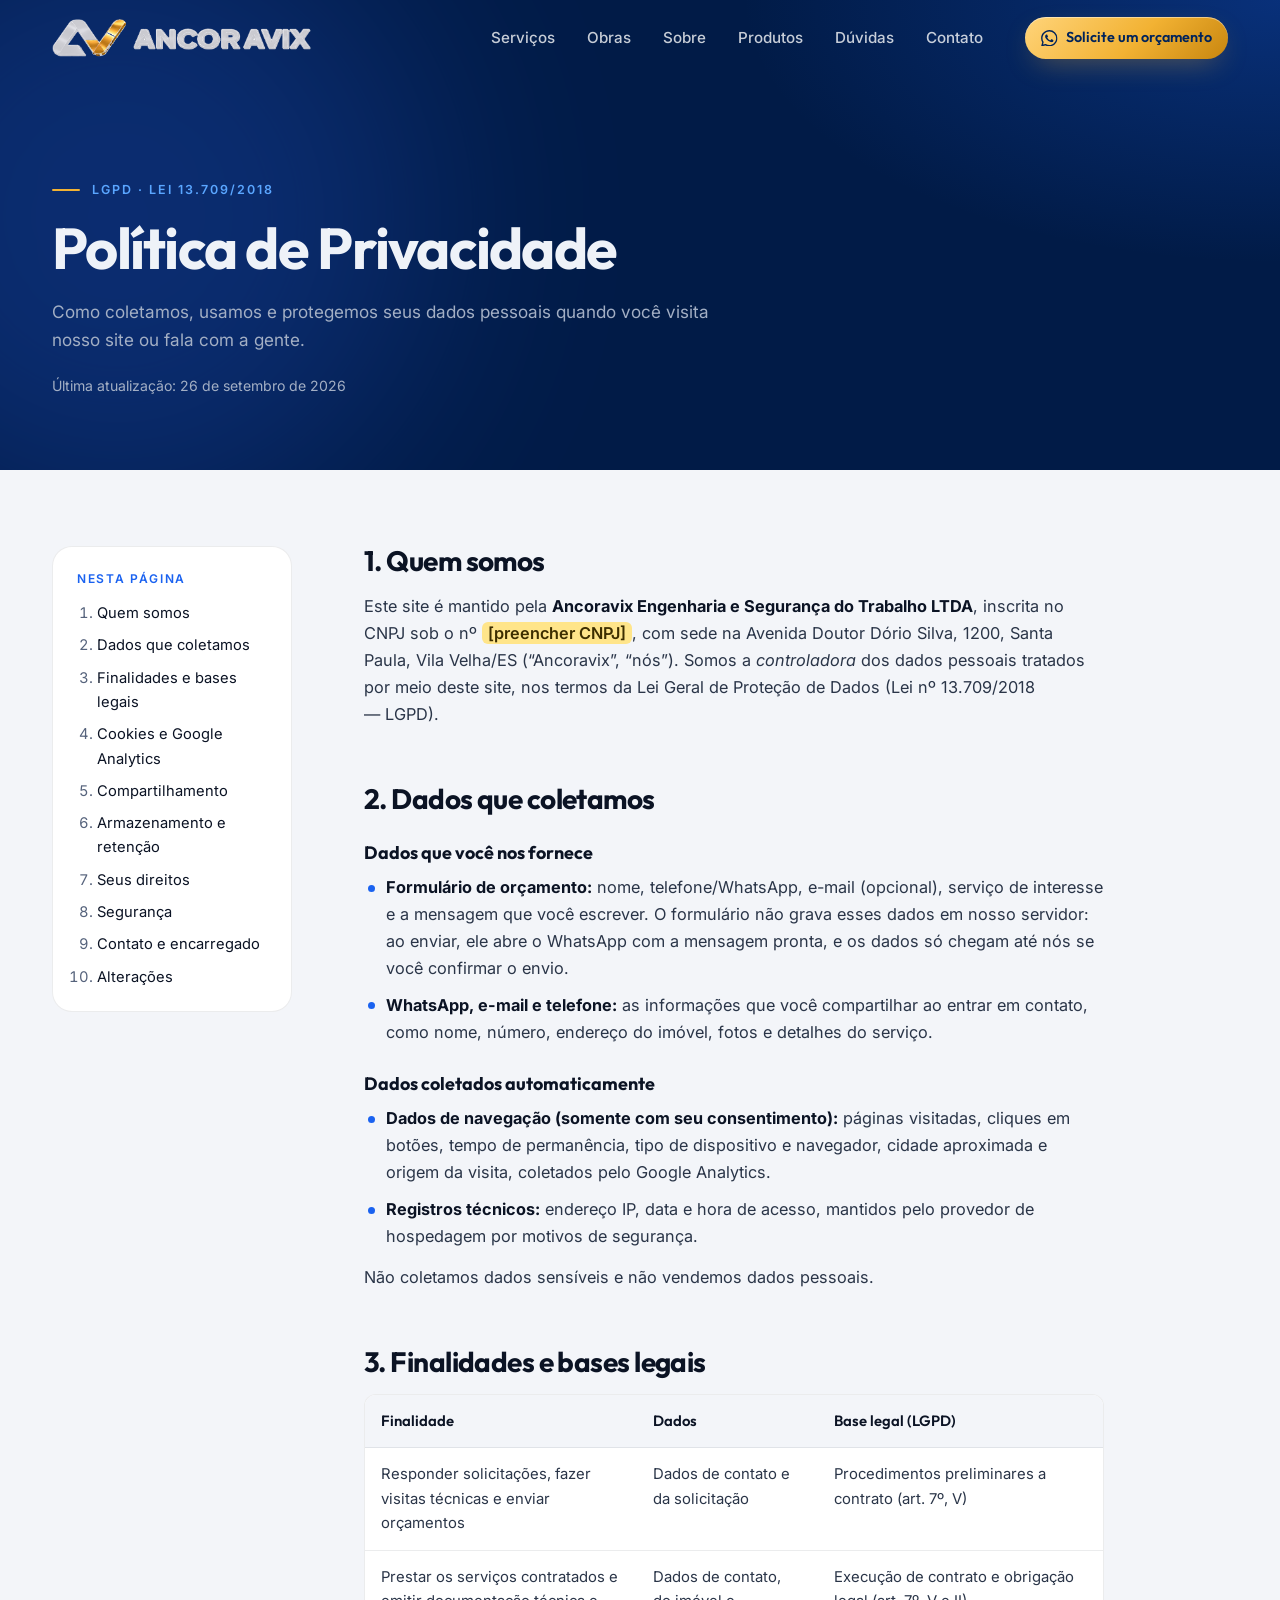
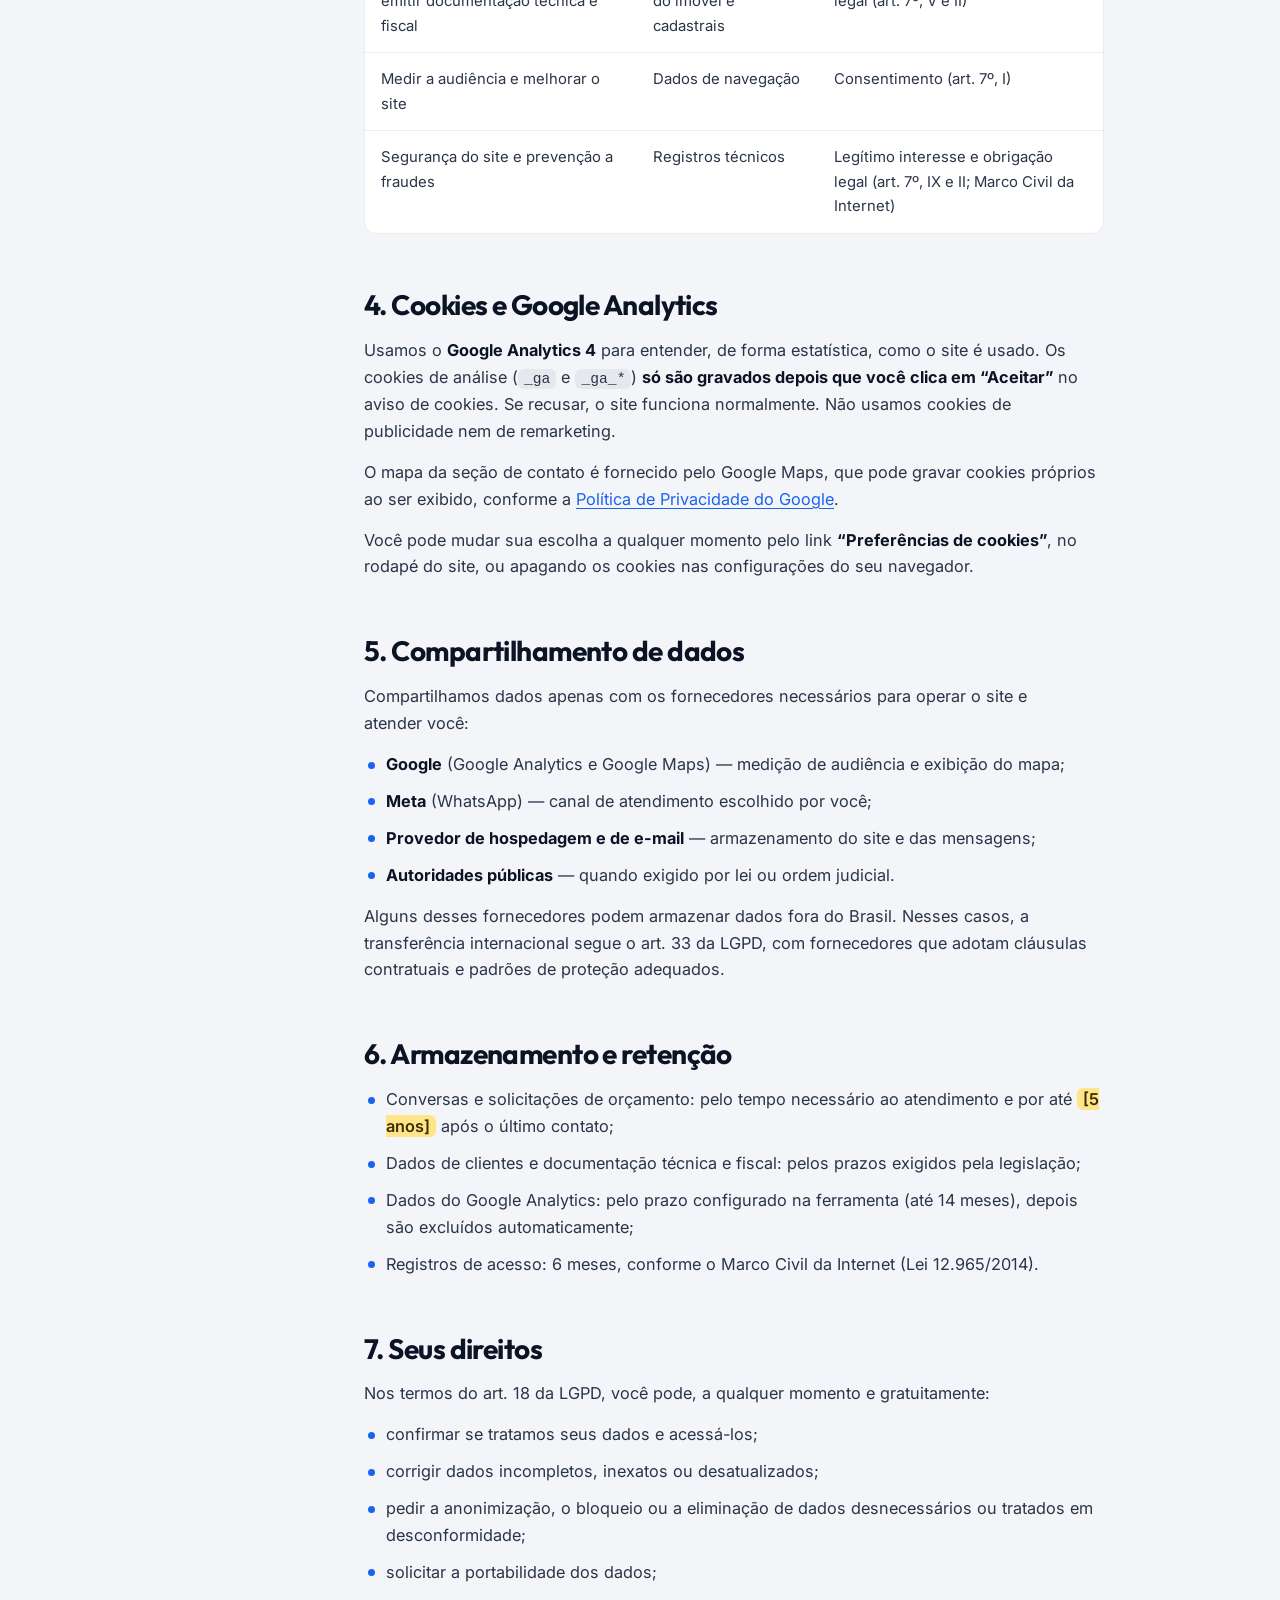
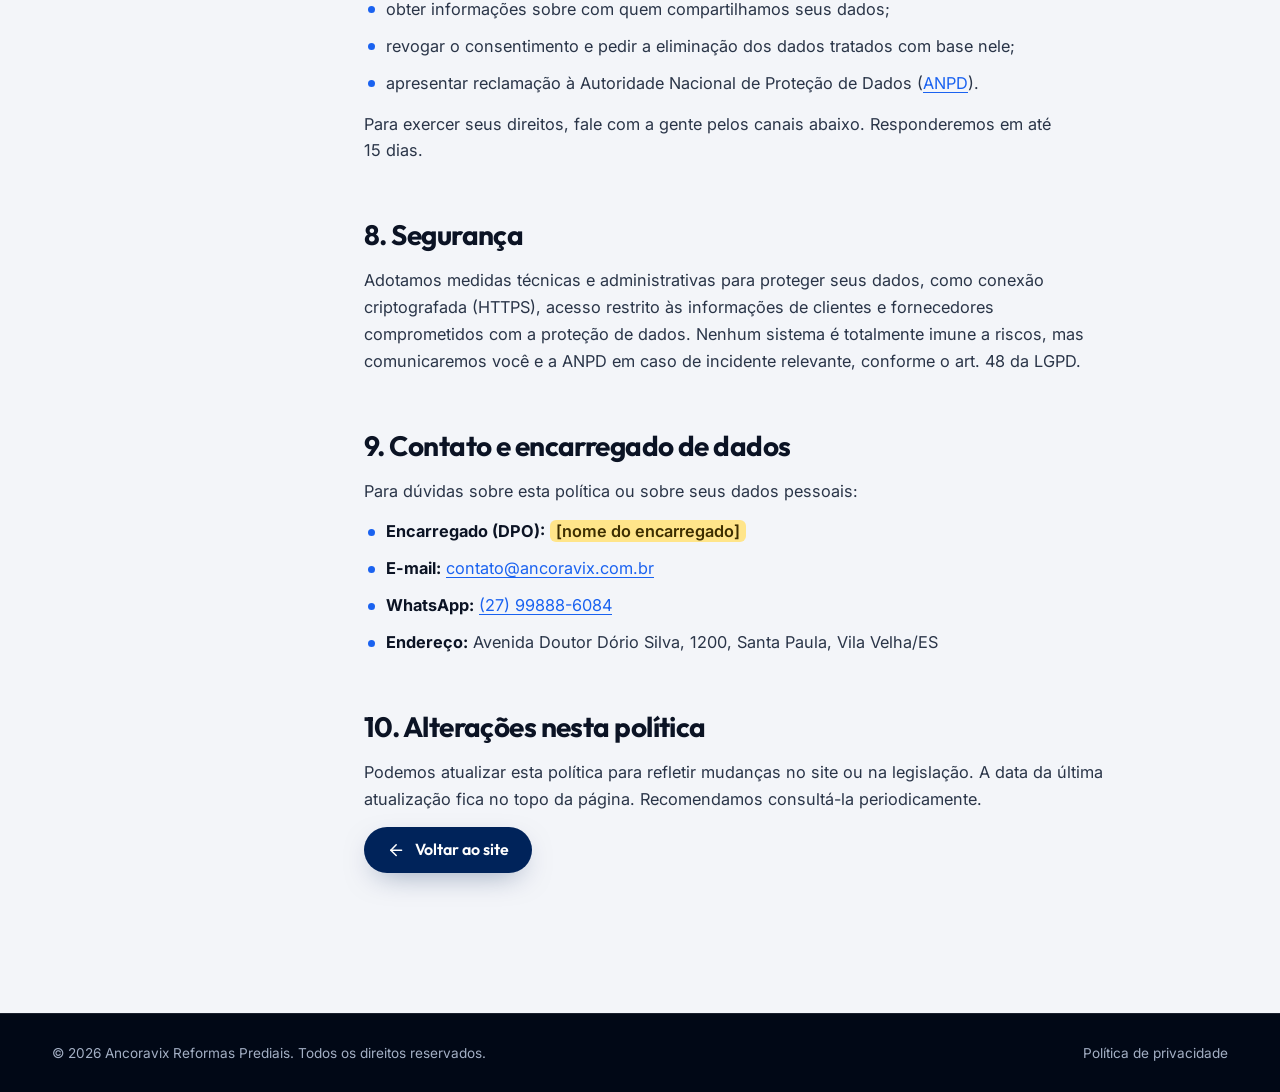
<file: politica-de-privacidade.html>
<!doctype html>
<html lang="pt-BR">
<head>
  <meta charset="utf-8">
  <meta name="viewport" content="width=device-width, initial-scale=1, viewport-fit=cover">
  <title>Política de Privacidade | Ancoravix</title>
  <meta name="description" content="Como a Ancoravix Engenharia e Segurança do Trabalho coleta, usa e protege seus dados pessoais, em conformidade com a LGPD (Lei 13.709/2018).">
  <meta name="robots" content="index, follow">
  <link rel="canonical" href="https://ancoravix.com.br/politica-de-privacidade.html">
  <meta name="theme-color" content="#00235A">

  <meta property="og:type" content="website">
  <meta property="og:locale" content="pt_BR">
  <meta property="og:site_name" content="Ancoravix">
  <meta property="og:title" content="Política de Privacidade | Ancoravix">
  <meta property="og:description" content="Como a Ancoravix coleta, usa e protege seus dados pessoais, em conformidade com a LGPD.">
  <!-- Imagem de preview servida pelo GitHub durante a validação na Vercel.
       No lançamento em ancoravix.com.br, troque og:image e twitter:image por https://ancoravix.com.br/assets/img/og-cover.jpg -->
  <meta property="og:image" content="https://raw.githubusercontent.com/luisguiborborema/ancoravix/main/assets/img/og-cover.jpg">

  <link rel="icon" href="assets/img/favicon.png" type="image/png">
  <link rel="apple-touch-icon" href="assets/img/apple-touch-icon.png">

  <link rel="preconnect" href="https://fonts.googleapis.com">
  <link rel="preconnect" href="https://fonts.gstatic.com" crossorigin>
  <link href="https://fonts.googleapis.com/css2?family=Inter:wght@400;500;600&family=Outfit:wght@400;500;600;700;800&display=swap" rel="stylesheet">
  <link rel="stylesheet" href="css/style.css">
  <script>document.documentElement.classList.add('js')</script>
  <script src="js/analytics.js" defer></script>
</head>
<body class="page-legal">
  <svg width="0" height="0" style="position:absolute" aria-hidden="true">
    <defs>
      <symbol id="i-arrow-right" viewBox="0 0 24 24"><path d="M5 12h14"/><path d="m12 5 7 7-7 7"/></symbol>
      <symbol id="i-menu" viewBox="0 0 24 24"><path d="M4 7h16"/><path d="M4 12h16"/><path d="M4 17h10"/></symbol>
      <symbol id="i-x" viewBox="0 0 24 24"><path d="M18 6 6 18"/><path d="m6 6 12 12"/></symbol>
      <symbol id="i-instagram" viewBox="0 0 24 24"><rect width="20" height="20" x="2" y="2" rx="5" ry="5"/><path d="M16 11.37A4 4 0 1 1 12.63 8 4 4 0 0 1 16 11.37z"/><path d="M17.5 6.5h.01"/></symbol>
      <symbol id="i-facebook" viewBox="0 0 24 24"><path d="M18 2h-3a5 5 0 0 0-5 5v3H7v4h3v8h4v-8h3l1-4h-4V7a1 1 0 0 1 1-1h3z"/></symbol>
      <symbol id="i-whatsapp" viewBox="0 0 24 24"><path fill="currentColor" stroke="none" d="M17.472 14.382c-.297-.149-1.758-.867-2.03-.967-.273-.099-.471-.148-.67.15-.197.297-.767.966-.94 1.164-.173.199-.347.223-.644.075-.297-.15-1.255-.463-2.39-1.475-.883-.788-1.48-1.761-1.653-2.059-.173-.297-.018-.458.13-.606.134-.133.298-.347.446-.52.149-.174.198-.298.298-.497.099-.198.05-.371-.025-.52-.075-.149-.669-1.612-.916-2.207-.242-.579-.487-.5-.669-.51-.173-.008-.371-.01-.57-.01-.198 0-.52.074-.792.372-.272.297-1.04 1.016-1.04 2.479 0 1.462 1.065 2.875 1.213 3.074.149.198 2.096 3.2 5.077 4.487.709.306 1.262.489 1.694.625.712.227 1.36.195 1.871.118.571-.085 1.758-.719 2.006-1.413.248-.694.248-1.289.173-1.413-.074-.124-.272-.198-.57-.347m-5.421 7.403h-.004a9.87 9.87 0 0 1-5.031-1.378l-.361-.214-3.741.982.998-3.648-.235-.374a9.86 9.86 0 0 1-1.51-5.26c.001-5.45 4.436-9.884 9.888-9.884 2.64 0 5.122 1.03 6.988 2.898a9.825 9.825 0 0 1 2.893 6.994c-.003 5.45-4.437 9.884-9.885 9.884m8.413-18.297A11.815 11.815 0 0 0 12.05 0C5.495 0 .16 5.335.157 11.892c0 2.096.547 4.142 1.588 5.945L.057 24l6.305-1.654a11.882 11.882 0 0 0 5.683 1.448h.005c6.554 0 11.89-5.335 11.893-11.893a11.821 11.821 0 0 0-3.48-8.413Z"/></symbol>
    </defs>
  </svg>

  <a class="skip-link" href="#conteudo">Pular para o conteúdo</a>
  <div class="scroll-progress" aria-hidden="true"></div>

  <header class="site-header" data-header>
    <div class="container header-inner">
      <a href="./" class="brand" aria-label="Ancoravix — página inicial">
        <img src="assets/img/logo-ancoravix.png" alt="Ancoravix Reformas Prediais" width="817" height="120" class="brand-logo">
      </a>
      <nav class="main-nav" id="menu" aria-label="Navegação principal" data-nav>
        <ul>
          <li><a href="./#servicos">Serviços</a></li>
          <li><a href="./#portfolio">Obras</a></li>
          <li><a href="./#sobre">Sobre</a></li>
          <li><a href="./#produtos">Produtos</a></li>
          <li><a href="./#faq">Dúvidas</a></li>
          <li><a href="./#contato">Contato</a></li>
        </ul>
        <a class="btn btn-primary nav-cta-mobile" data-wa href="https://wa.me/5527998886084" target="_blank" rel="noopener">
          <svg class="icon"><use href="#i-whatsapp"/></svg> Solicite um orçamento
        </a>
      </nav>
      <a class="btn btn-primary btn-sm header-cta" data-wa href="https://wa.me/5527998886084" target="_blank" rel="noopener">
        <svg class="icon"><use href="#i-whatsapp"/></svg>
        <span>Solicite um orçamento</span>
      </a>
      <button class="nav-toggle" type="button" aria-controls="menu" aria-expanded="false" aria-label="Abrir menu" data-nav-toggle>
        <svg class="icon icon-open"><use href="#i-menu"/></svg>
        <svg class="icon icon-close"><use href="#i-x"/></svg>
      </button>
    </div>
  </header>

  <main id="conteudo">
    <section class="legal-hero">
      <div class="blob blob-a" aria-hidden="true"></div>
      <div class="container">
        <p class="kicker">LGPD · Lei 13.709/2018</p>
        <h1 class="section-title">Política de Privacidade</h1>
        <p class="section-lead">Como coletamos, usamos e protegemos seus dados pessoais quando você visita nosso site ou fala com a gente.</p>
        <p class="legal-updated">Última atualização: <time datetime="2026-09-26">26 de setembro de 2026</time></p>
      </div>
    </section>

    <section class="section section-light legal">
      <div class="container legal-grid">
        <nav class="legal-toc" aria-label="Nesta página">
          <p>Nesta página</p>
          <ol>
            <li><a href="#controlador">Quem somos</a></li>
            <li><a href="#dados">Dados que coletamos</a></li>
            <li><a href="#finalidades">Finalidades e bases legais</a></li>
            <li><a href="#cookies">Cookies e Google Analytics</a></li>
            <li><a href="#compartilhamento">Compartilhamento</a></li>
            <li><a href="#retencao">Armazenamento e retenção</a></li>
            <li><a href="#direitos">Seus direitos</a></li>
            <li><a href="#seguranca">Segurança</a></li>
            <li><a href="#contato-dpo">Contato e encarregado</a></li>
            <li><a href="#alteracoes">Alterações</a></li>
          </ol>
        </nav>

        <article class="prose">
          <h2 id="controlador">1. Quem somos</h2>
          <p>
            Este site é mantido pela <strong>Ancoravix Engenharia e Segurança do Trabalho LTDA</strong>,
            inscrita no CNPJ sob o nº <mark class="todo">[preencher CNPJ]</mark>, com sede na Avenida Doutor Dório Silva, 1200,
            Santa Paula, Vila Velha/ES (“Ancoravix”, “nós”). Somos a <em>controladora</em> dos dados pessoais tratados
            por meio deste site, nos termos da Lei Geral de Proteção de Dados (Lei nº 13.709/2018 — LGPD).
          </p>

          <h2 id="dados">2. Dados que coletamos</h2>
          <h3>Dados que você nos fornece</h3>
          <ul>
            <li><strong>Formulário de orçamento:</strong> nome, telefone/WhatsApp, e-mail (opcional), serviço de interesse e a mensagem que você escrever.
              O formulário não grava esses dados em nosso servidor: ao enviar, ele abre o WhatsApp com a mensagem pronta, e os dados só chegam
              até nós se você confirmar o envio.</li>
            <li><strong>WhatsApp, e-mail e telefone:</strong> as informações que você compartilhar ao entrar em contato, como nome, número,
              endereço do imóvel, fotos e detalhes do serviço.</li>
          </ul>
          <h3>Dados coletados automaticamente</h3>
          <ul>
            <li><strong>Dados de navegação (somente com seu consentimento):</strong> páginas visitadas, cliques em botões, tempo de permanência,
              tipo de dispositivo e navegador, cidade aproximada e origem da visita, coletados pelo Google Analytics.</li>
            <li><strong>Registros técnicos:</strong> endereço IP, data e hora de acesso, mantidos pelo provedor de hospedagem por motivos de segurança.</li>
          </ul>
          <p>Não coletamos dados sensíveis e não vendemos dados pessoais.</p>

          <h2 id="finalidades">3. Finalidades e bases legais</h2>
          <div class="table-wrap">
            <table>
              <thead><tr><th scope="col">Finalidade</th><th scope="col">Dados</th><th scope="col">Base legal (LGPD)</th></tr></thead>
              <tbody>
                <tr><td>Responder solicitações, fazer visitas técnicas e enviar orçamentos</td><td>Dados de contato e da solicitação</td><td>Procedimentos preliminares a contrato (art. 7º, V)</td></tr>
                <tr><td>Prestar os serviços contratados e emitir documentação técnica e fiscal</td><td>Dados de contato, do imóvel e cadastrais</td><td>Execução de contrato e obrigação legal (art. 7º, V e II)</td></tr>
                <tr><td>Medir a audiência e melhorar o site</td><td>Dados de navegação</td><td>Consentimento (art. 7º, I)</td></tr>
                <tr><td>Segurança do site e prevenção a fraudes</td><td>Registros técnicos</td><td>Legítimo interesse e obrigação legal (art. 7º, IX e II; Marco Civil da Internet)</td></tr>
              </tbody>
            </table>
          </div>

          <h2 id="cookies">4. Cookies e Google Analytics</h2>
          <p>
            Usamos o <strong>Google Analytics 4</strong> para entender, de forma estatística, como o site é usado. Os cookies de análise
            (<code>_ga</code> e <code>_ga_*</code>) <strong>só são gravados depois que você clica em “Aceitar”</strong> no aviso de cookies.
            Se recusar, o site funciona normalmente. Não usamos cookies de publicidade nem de remarketing.
          </p>
          <p>
            O mapa da seção de contato é fornecido pelo Google Maps, que pode gravar cookies próprios ao ser exibido,
            conforme a <a href="https://policies.google.com/privacy?hl=pt-BR" target="_blank" rel="noopener">Política de Privacidade do Google</a>.
          </p>
          <p>
            Você pode mudar sua escolha a qualquer momento pelo link <strong>“Preferências de cookies”</strong>, no rodapé do site,
            ou apagando os cookies nas configurações do seu navegador.
          </p>

          <h2 id="compartilhamento">5. Compartilhamento de dados</h2>
          <p>Compartilhamos dados apenas com os fornecedores necessários para operar o site e atender você:</p>
          <ul>
            <li><strong>Google</strong> (Google Analytics e Google Maps) — medição de audiência e exibição do mapa;</li>
            <li><strong>Meta</strong> (WhatsApp) — canal de atendimento escolhido por você;</li>
            <li><strong>Provedor de hospedagem e de e-mail</strong> — armazenamento do site e das mensagens;</li>
            <li><strong>Autoridades públicas</strong> — quando exigido por lei ou ordem judicial.</li>
          </ul>
          <p>
            Alguns desses fornecedores podem armazenar dados fora do Brasil. Nesses casos, a transferência internacional segue o
            art. 33 da LGPD, com fornecedores que adotam cláusulas contratuais e padrões de proteção adequados.
          </p>

          <h2 id="retencao">6. Armazenamento e retenção</h2>
          <ul>
            <li>Conversas e solicitações de orçamento: pelo tempo necessário ao atendimento e por até <mark class="todo">[5 anos]</mark> após o último contato;</li>
            <li>Dados de clientes e documentação técnica e fiscal: pelos prazos exigidos pela legislação;</li>
            <li>Dados do Google Analytics: pelo prazo configurado na ferramenta (até 14 meses), depois são excluídos automaticamente;</li>
            <li>Registros de acesso: 6 meses, conforme o Marco Civil da Internet (Lei 12.965/2014).</li>
          </ul>

          <h2 id="direitos">7. Seus direitos</h2>
          <p>Nos termos do art. 18 da LGPD, você pode, a qualquer momento e gratuitamente:</p>
          <ul>
            <li>confirmar se tratamos seus dados e acessá-los;</li>
            <li>corrigir dados incompletos, inexatos ou desatualizados;</li>
            <li>pedir a anonimização, o bloqueio ou a eliminação de dados desnecessários ou tratados em desconformidade;</li>
            <li>solicitar a portabilidade dos dados;</li>
            <li>obter informações sobre com quem compartilhamos seus dados;</li>
            <li>revogar o consentimento e pedir a eliminação dos dados tratados com base nele;</li>
            <li>apresentar reclamação à Autoridade Nacional de Proteção de Dados (<a href="https://www.gov.br/anpd" target="_blank" rel="noopener">ANPD</a>).</li>
          </ul>
          <p>Para exercer seus direitos, fale com a gente pelos canais abaixo. Responderemos em até 15 dias.</p>

          <h2 id="seguranca">8. Segurança</h2>
          <p>
            Adotamos medidas técnicas e administrativas para proteger seus dados, como conexão criptografada (HTTPS), acesso restrito às
            informações de clientes e fornecedores comprometidos com a proteção de dados. Nenhum sistema é totalmente imune a riscos, mas
            comunicaremos você e a ANPD em caso de incidente relevante, conforme o art. 48 da LGPD.
          </p>

          <h2 id="contato-dpo">9. Contato e encarregado de dados</h2>
          <p>Para dúvidas sobre esta política ou sobre seus dados pessoais:</p>
          <ul>
            <li><strong>Encarregado (DPO):</strong> <mark class="todo">[nome do encarregado]</mark></li>
            <li><strong>E-mail:</strong> <a href="mailto:contato@ancoravix.com.br">contato@ancoravix.com.br</a></li>
            <li><strong>WhatsApp:</strong> <a href="https://wa.me/5527998886084" target="_blank" rel="noopener">(27) 99888-6084</a></li>
            <li><strong>Endereço:</strong> Avenida Doutor Dório Silva, 1200, Santa Paula, Vila Velha/ES</li>
          </ul>

          <h2 id="alteracoes">10. Alterações nesta política</h2>
          <p>
            Podemos atualizar esta política para refletir mudanças no site ou na legislação. A data da última atualização fica no topo
            da página. Recomendamos consultá-la periodicamente.
          </p>

          <p class="legal-back"><a class="btn btn-dark" href="./"><svg class="icon" style="transform:rotate(180deg)"><use href="#i-arrow-right"/></svg> Voltar ao site</a></p>
        </article>
      </div>
    </section>
  </main>

  <footer class="site-footer site-footer-compact">
    <div class="container footer-bottom">
      <p>© <span data-year>2026</span> Ancoravix Reformas Prediais. Todos os direitos reservados.</p>
      <div class="footer-legal">
        <a href="politica-de-privacidade.html" aria-current="page">Política de privacidade</a>
        <button type="button" class="link-button" data-consent-open hidden>Preferências de cookies</button>
      </div>
    </div>
  </footer>

  <script src="js/main.js" defer></script>
</body>
</html>
</file>
<file: css/style.css>
/* ==========================================================================
   Ancoravix — Design System
   Mobile-first · Glassmorphism · Scroll animations
   ========================================================================== */

:root {
  /* Cores */
  --brand: #00235A;          /* azul oficial da logo */
  --navy-950: #020A1E;
  --navy-900: #011B47;
  --navy-800: #04275F;
  --navy-700: #0A3478;
  --blue-500: #2F6BFF;

  --accent: #1A62F0;
  --accent-deep: #0B47C9;
  --accent-2: #5AA6FF;
  --accent-soft: rgba(26, 98, 240, .12);
  --accent-glow: rgba(26, 98, 240, .45);

  /* Dourado da logo — cor de contraste (ações e destaques) */
  --gold: #F2B233;
  --gold-2: #FFD47A;
  --gold-deep: #C8860F;
  --gold-soft: rgba(242, 178, 51, .16);
  --gold-glow: rgba(242, 178, 51, .42);
  --whatsapp: #25D366;

  --bg-light: #F3F5F9;
  --surface: #FFFFFF;
  --text-dark: #0B1324;
  --muted-dark: #56637C;
  --line-light: rgba(11, 19, 36, .08);

  --text-light: #EEF2F8;
  --muted-light: #A3AFC4;
  --line-dark: rgba(255, 255, 255, .1);

  /* Tipografia */
  --font-display: "Outfit", system-ui, sans-serif;
  --font-body: "Inter", system-ui, -apple-system, "Segoe UI", sans-serif;

  /* Forma e profundidade */
  --radius-sm: 12px;
  --radius: 20px;
  --radius-lg: 28px;
  --shadow-sm: 0 1px 2px rgba(11, 19, 36, .04), 0 4px 16px -4px rgba(11, 19, 36, .08);
  --shadow: 0 2px 4px rgba(11, 19, 36, .04), 0 18px 40px -12px rgba(11, 19, 36, .16);
  --shadow-lg: 0 4px 8px rgba(11, 19, 36, .04), 0 32px 70px -18px rgba(11, 19, 36, .28);

  /* Layout e movimento */
  --container: 1240px;
  --gutter: clamp(16px, 4vw, 32px);
  --header-h: 76px;
  --ease: cubic-bezier(.22, 1, .36, 1);
  --ease-spring: cubic-bezier(.34, 1.56, .64, 1);

  interpolate-size: allow-keywords;
}

/* ---------- Reset / base ---------- */
*, *::before, *::after { box-sizing: border-box; }
html {
  scroll-behavior: smooth;
  scroll-padding-top: calc(var(--header-h) + 8px);
  overflow-x: clip;
  -webkit-text-size-adjust: 100%;
}
body {
  margin: 0;
  font-family: var(--font-body);
  font-size: 1rem;
  line-height: 1.65;
  color: var(--text-dark);
  background: var(--navy-950);
  -webkit-font-smoothing: antialiased;
  text-rendering: optimizeLegibility;
  overflow-x: clip;
}
body.nav-open { overflow: hidden; }
img, svg, video, iframe { display: block; max-width: 100%; }
img { height: auto; }
a { color: inherit; text-decoration: none; }
button, input, select, textarea { font: inherit; color: inherit; }
button { cursor: pointer; }
ul, ol { margin: 0; padding: 0; list-style: none; }
h1, h2, h3, p, figure, dl, dd { margin: 0; }
h1, h2, h3 { font-family: var(--font-display); font-weight: 700; line-height: 1.1; text-wrap: balance; }
p { text-wrap: pretty; }
::selection { background: var(--gold); color: var(--brand); }

:focus-visible {
  outline: 2px solid var(--accent);
  outline-offset: 3px;
  border-radius: 6px;
}

.container {
  width: 100%;
  max-width: var(--container);
  margin-inline: auto;
  padding-inline: var(--gutter);
}

.icon {
  width: 1.15em;
  height: 1.15em;
  flex-shrink: 0;
  fill: none;
  stroke: currentColor;
  stroke-width: 2;
  stroke-linecap: round;
  stroke-linejoin: round;
}

.skip-link {
  position: fixed;
  top: 12px;
  left: 12px;
  z-index: 1000;
  padding: 10px 16px;
  border-radius: 10px;
  background: var(--accent);
  color: #fff;
  font-weight: 600;
  transform: translateY(-160%);
  transition: transform .3s var(--ease);
}
.skip-link:focus { transform: none; }

.hide-sm { display: none; }
@media (min-width: 720px) { .hide-sm { display: inline; } }

.hero :focus-visible, .section-dark :focus-visible, .site-header :focus-visible,
.site-footer :focus-visible, .cta-band :focus-visible, .lightbox :focus-visible { outline-color: var(--gold); }

/* ---------- Barra de progresso de scroll ---------- */
.scroll-progress {
  position: fixed;
  inset: 0 0 auto 0;
  height: 3px;
  z-index: 200;
  background: linear-gradient(90deg, var(--gold-2), var(--gold));
  transform-origin: 0 50%;
  transform: scaleX(var(--p, 0));
  pointer-events: none;
}
@supports (animation-timeline: scroll()) {
  .scroll-progress {
    animation: progress-grow linear both;
    animation-timeline: scroll(root);
  }
}
@keyframes progress-grow { from { transform: scaleX(0); } to { transform: scaleX(1); } }

/* ---------- Glass ---------- */
.glass {
  background: linear-gradient(135deg, rgba(255, 255, 255, .11), rgba(255, 255, 255, .03));
  border: 1px solid rgba(255, 255, 255, .13);
  -webkit-backdrop-filter: blur(18px) saturate(150%);
  backdrop-filter: blur(18px) saturate(150%);
  box-shadow: 0 24px 60px -24px rgba(0, 0, 0, .55), inset 0 1px 0 rgba(255, 255, 255, .12);
}
.glass-light {
  background: rgba(255, 255, 255, .72);
  border: 1px solid rgba(255, 255, 255, .8);
  -webkit-backdrop-filter: blur(16px) saturate(160%);
  backdrop-filter: blur(16px) saturate(160%);
  box-shadow: var(--shadow-lg);
}

/* ---------- Botões ---------- */
.btn {
  --bx: 0px; --by: 0px;
  position: relative;
  display: inline-flex;
  align-items: center;
  justify-content: center;
  gap: .6em;
  padding: .85em 1.45em;
  border: 0;
  border-radius: 999px;
  font-family: var(--font-display);
  font-weight: 600;
  font-size: 1rem;
  line-height: 1.2;
  white-space: nowrap;
  isolation: isolate;
  overflow: hidden;
  transform: translate(var(--bx), var(--by));
  --t-extra: transform .35s var(--ease), box-shadow .35s var(--ease), background-color .3s, color .3s, border-color .3s;
  transition: var(--t-extra);
}
.btn .icon { transition: transform .35s var(--ease); }
.btn:hover .icon:last-child:not(:first-child) { transform: translateX(3px); }
.btn:active { transform: translate(var(--bx), var(--by)) scale(.97); }

.btn-primary {
  color: var(--brand);
  background: linear-gradient(135deg, var(--gold-2), var(--gold) 55%, var(--gold-deep));
  box-shadow: 0 10px 30px -10px var(--gold-glow), inset 0 1px 0 rgba(255, 255, 255, .45);
}
.btn-primary::after {
  content: "";
  position: absolute;
  inset: 0;
  z-index: -1;
  background: linear-gradient(110deg, transparent 30%, rgba(255, 255, 255, .35) 50%, transparent 70%);
  transform: translateX(-120%);
  transition: transform .8s var(--ease);
}
.btn-primary:hover { box-shadow: 0 18px 40px -12px var(--gold-glow), inset 0 1px 0 rgba(255, 255, 255, .45); }
.btn-primary:hover::after { transform: translateX(120%); }

.btn-glass {
  color: #fff;
  background: rgba(255, 255, 255, .08);
  border: 1px solid rgba(255, 255, 255, .2);
  -webkit-backdrop-filter: blur(12px);
  backdrop-filter: blur(12px);
}
.btn-glass:hover { background: rgba(255, 255, 255, .16); border-color: rgba(255, 255, 255, .35); }

.btn-dark {
  color: #fff;
  background: var(--brand);
  box-shadow: 0 10px 30px -12px rgba(0, 35, 90, .5);
}
.btn-dark:hover { background: var(--navy-700); }

.btn-sm { padding: .65em 1.1em; font-size: .9rem; min-height: 42px; }
.btn-lg { padding: 1em 1.7em; font-size: 1.05rem; }
.btn-block { width: 100%; }

/* ---------- Header ---------- */
.site-header {
  position: fixed;
  inset: 0 0 auto 0;
  z-index: 100;
  color: #fff;
  transition: background-color .4s var(--ease), padding .4s var(--ease), border-color .4s, transform .5s var(--ease);
  border-bottom: 1px solid transparent;
  padding-block: 14px;
}
/* O vidro fosco fica num pseudo-elemento: backdrop-filter (e transform) no próprio header
   transformariam o header no "containing block" do menu mobile (position: fixed),
   que ficaria preso à altura do header em vez de cobrir a tela. */
.site-header::before {
  content: "";
  position: absolute;
  inset: 0;
  z-index: -1;
  background: rgba(2, 14, 38, .72);
  -webkit-backdrop-filter: blur(18px) saturate(160%);
  backdrop-filter: blur(18px) saturate(160%);
  opacity: 0;
  transition: opacity .4s var(--ease);
  pointer-events: none;
}
.site-header.is-scrolled { padding-block: 8px; border-bottom-color: var(--line-dark); }
.site-header.is-scrolled::before { opacity: 1; }
.site-header.is-hidden { transform: translateY(-100%); }
body.nav-open .site-header { transform: none; transition: none; }
body.nav-open .site-header::before { opacity: 0; }

.header-inner {
  display: flex;
  align-items: center;
  gap: 16px;
  min-height: 48px;
}

.brand {
  display: inline-flex;
  align-items: center;
  gap: 12px;
  margin-right: auto;
  min-height: 44px;
  position: relative;
  z-index: 2;
}
.brand-logo {
  width: auto;
  height: 32px;
  transition: opacity .3s, transform .5s var(--ease);
}
.brand:hover .brand-logo { opacity: .85; }
@media (min-width: 640px) { .brand-logo { height: 38px; } }
.site-header.is-scrolled .brand-logo { transform: scale(.94); transform-origin: left center; }

/* Nav — mobile (overlay) */
.main-nav {
  position: fixed;
  inset: 0;
  z-index: 1;
  display: flex;
  flex-direction: column;
  justify-content: center;
  gap: 32px;
  padding: calc(var(--header-h) + 24px) var(--gutter) 40px;
  background:
    radial-gradient(circle at 85% 10%, rgba(26, 98, 240, .22), transparent 45%),
    var(--navy-950);
  -webkit-backdrop-filter: blur(20px);
  backdrop-filter: blur(20px);
  clip-path: circle(0 at calc(100% - 40px) 38px);
  visibility: hidden;
  transition: clip-path .7s var(--ease), visibility 0s linear .7s;
}
body.nav-open .main-nav {
  clip-path: circle(150% at calc(100% - 40px) 38px);
  visibility: visible;
  transition: clip-path .7s var(--ease), visibility 0s;
}
.main-nav ul { display: flex; flex-direction: column; gap: 6px; }
.main-nav ul a {
  display: inline-block;
  font-family: var(--font-display);
  font-size: clamp(1.8rem, 8vw, 2.6rem);
  font-weight: 600;
  letter-spacing: -.02em;
  padding: 4px 0;
  opacity: 0;
  transform: translateY(20px);
  transition: opacity .5s var(--ease), transform .5s var(--ease), color .2s;
}
body.nav-open .main-nav ul a { opacity: 1; transform: none; }
body.nav-open .main-nav li:nth-child(1) a { transition-delay: .12s; }
body.nav-open .main-nav li:nth-child(2) a { transition-delay: .16s; }
body.nav-open .main-nav li:nth-child(3) a { transition-delay: .2s; }
body.nav-open .main-nav li:nth-child(4) a { transition-delay: .24s; }
body.nav-open .main-nav li:nth-child(5) a { transition-delay: .28s; }
body.nav-open .main-nav li:nth-child(6) a { transition-delay: .32s; }
.main-nav ul a:hover, .main-nav ul a.is-active { color: var(--gold-2); }
.nav-cta-mobile { align-self: flex-start; }

.header-cta { display: none; position: relative; z-index: 2; }

.nav-toggle {
  position: relative;
  z-index: 2;
  display: grid;
  place-items: center;
  width: 46px;
  height: 46px;
  border-radius: 14px;
  border: 1px solid rgba(255, 255, 255, .18);
  background: rgba(255, 255, 255, .08);
  color: #fff;
  -webkit-backdrop-filter: blur(10px);
  backdrop-filter: blur(10px);
}
.nav-toggle .icon { width: 22px; height: 22px; grid-area: 1 / 1; transition: transform .4s var(--ease), opacity .3s; }
.nav-toggle .icon-close { opacity: 0; transform: rotate(-90deg); }
body.nav-open .nav-toggle .icon-open { opacity: 0; transform: rotate(90deg); }
body.nav-open .nav-toggle .icon-close { opacity: 1; transform: none; }

@media (min-width: 640px) {
  .header-cta { display: inline-flex; }
}

/* Nav — desktop */
@media (min-width: 1080px) {
  .main-nav {
    position: static;
    inset: auto;
    flex-direction: row;
    padding: 0;
    background: none;
    -webkit-backdrop-filter: none;
    backdrop-filter: none;
    clip-path: none;
    visibility: visible;
    transition: none;
  }
  .main-nav ul { flex-direction: row; gap: 4px; }
  .main-nav ul a {
    position: relative;
    font-family: var(--font-body);
    font-size: .95rem;
    font-weight: 500;
    letter-spacing: 0;
    padding: 8px 14px;
    opacity: 1;
    transform: none;
    color: rgba(255, 255, 255, .78);
    transition: color .25s;
  }
  .main-nav ul a::after {
    content: "";
    position: absolute;
    left: 14px;
    right: 14px;
    bottom: 2px;
    height: 2px;
    border-radius: 2px;
    background: var(--gold);
    transform: scaleX(0);
    transform-origin: right;
    transition: transform .4s var(--ease);
  }
  .main-nav ul a:hover, .main-nav ul a.is-active { color: #fff; }
  .main-nav ul a:hover::after, .main-nav ul a.is-active::after { transform: scaleX(1); transform-origin: left; }
  .nav-cta-mobile, .nav-toggle { display: none; }
  .header-cta { margin-left: 12px; }
}

/* ---------- Hero ---------- */
.hero {
  position: relative;
  min-height: 100vh;
  min-height: 100svh;
  display: flex;
  align-items: flex-end;
  padding-top: calc(var(--header-h) + 48px);
  padding-bottom: clamp(56px, 9vh, 96px);
  color: #fff;
  overflow: hidden;
  isolation: isolate;
  background: var(--navy-950);
}
.hero-media {
  position: absolute;
  inset: -8% 0 -8% 0;
  z-index: -3;
  will-change: transform;
}
.hero-media img, .hero-video {
  position: absolute;
  inset: 0;
  width: 100%;
  height: 100%;
  object-fit: cover;
  object-position: center 30%;
}
.hero-media img { animation: kenburns 18s var(--ease) both; object-position: 70% 50%; transform-origin: 70% 50%; }
@media (max-width: 767px) { .hero-media img { object-position: 50% 42%; transform-origin: 50% 42%; } }
.hero-video { opacity: 0; transition: opacity 1.2s var(--ease); }
.hero-video.is-ready { opacity: 1; }
@keyframes kenburns { from { transform: scale(1.18); } to { transform: scale(1.02); } }

.hero-overlay {
  position: absolute;
  inset: 0;
  z-index: -2;
  background:
    radial-gradient(ellipse 60% 50% at 90% 100%, rgba(26, 98, 240, .22), transparent 70%),
    radial-gradient(ellipse 80% 70% at 10% 60%, rgba(2, 10, 30, .78), transparent 70%),
    linear-gradient(180deg, rgba(2, 10, 30, .6) 0%, rgba(2, 10, 30, .3) 35%, rgba(2, 10, 30, .95) 100%);
}
@media (max-width: 639px) {
  .hero-overlay { background-color: rgba(2, 10, 30, .28); }
}
.hero-grid {
  position: absolute;
  inset: 0;
  z-index: -1;
  background-image:
    linear-gradient(rgba(255, 255, 255, .05) 1px, transparent 1px),
    linear-gradient(90deg, rgba(255, 255, 255, .05) 1px, transparent 1px);
  background-size: 72px 72px;
  -webkit-mask-image: radial-gradient(ellipse 70% 60% at 30% 50%, #000 20%, transparent 75%);
  mask-image: radial-gradient(ellipse 70% 60% at 30% 50%, #000 20%, transparent 75%);
}

.hero-content {
  display: grid;
  gap: 40px;
  align-items: end;
}
@media (min-width: 1024px) {
  .hero-content { grid-template-columns: minmax(0, 1.55fr) minmax(300px, .75fr); gap: 56px; }
}

.eyebrow {
  display: inline-flex;
  align-items: center;
  gap: 10px;
  padding: 8px 16px 8px 12px;
  margin-bottom: 24px;
  border-radius: 999px;
  font-size: .82rem;
  font-weight: 500;
  letter-spacing: .02em;
  color: rgba(255, 255, 255, .9);
  background: rgba(255, 255, 255, .08);
  border: 1px solid rgba(255, 255, 255, .16);
  -webkit-backdrop-filter: blur(12px);
  backdrop-filter: blur(12px);
}
.pulse-dot, .live-dot {
  position: relative;
  width: 8px;
  height: 8px;
  border-radius: 50%;
  background: var(--gold);
  flex-shrink: 0;
}
.live-dot { background: var(--whatsapp); }
.pulse-dot::after, .live-dot::after {
  content: "";
  position: absolute;
  inset: 0;
  border-radius: inherit;
  background: inherit;
  animation: ping 1.8s var(--ease) infinite;
}
@keyframes ping { 0% { transform: scale(1); opacity: .8; } 100% { transform: scale(3.2); opacity: 0; } }

.hero-title {
  font-size: clamp(2.5rem, 6.2vw, 5.1rem);
  font-weight: 700;
  line-height: 1.02;
  letter-spacing: -.035em;
  max-width: 17ch;
}
.text-gradient {
  background: linear-gradient(95deg, #FFE7B0 0%, var(--gold-2) 30%, var(--gold) 70%);
  -webkit-background-clip: text;
  background-clip: text;
  color: transparent;
}
.hero-lead {
  margin-top: 24px;
  max-width: 56ch;
  font-size: clamp(1.02rem, 1.4vw, 1.2rem);
  color: rgba(238, 242, 248, .82);
}
.hero-actions {
  display: flex;
  flex-wrap: wrap;
  gap: 12px;
  margin-top: 36px;
}
.hero-trust {
  display: flex;
  flex-wrap: wrap;
  gap: 10px 22px;
  margin-top: 32px;
  font-size: .9rem;
  color: rgba(238, 242, 248, .75);
}
.hero-trust li { display: inline-flex; align-items: center; gap: 8px; }
.hero-trust .icon { color: var(--gold); stroke-width: 2.6; width: 1em; height: 1em; }

.hero-card {
  border-radius: var(--radius-lg);
  padding: 24px;
  max-width: 420px;
  animation: floaty 7s ease-in-out infinite;
}
.hero-card-head { display: flex; align-items: center; gap: 14px; }
.hero-card-head strong { display: block; font-family: var(--font-display); font-size: 1.1rem; }
.hero-card-head small { color: var(--muted-light); font-size: .82rem; }
.hero-stats {
  display: grid;
  grid-template-columns: 1fr 1fr;
  gap: 12px;
  margin: 22px 0;
}
.hero-stats > div {
  display: flex;
  flex-direction: column-reverse;
  justify-content: flex-end;
  padding: 16px;
  border-radius: 16px;
  background: rgba(255, 255, 255, .06);
  border: 1px solid rgba(255, 255, 255, .08);
}
.hero-stats dd {
  font-family: var(--font-display);
  font-size: 2.4rem;
  font-weight: 700;
  line-height: 1;
  letter-spacing: -.03em;
}
.hero-stats dt { margin-top: 8px; font-size: .8rem; line-height: 1.35; color: var(--muted-light); }
.hero-card-foot { display: flex; align-items: center; gap: 10px; font-size: .88rem; color: rgba(255, 255, 255, .8); }
@keyframes floaty { 0%, 100% { transform: translateY(0); } 50% { transform: translateY(-10px); } }
@media (max-width: 1023px) {
  .hero-card { animation: none; }
}

.scroll-cue {
  position: absolute;
  left: 50%;
  bottom: 22px;
  width: 26px;
  height: 42px;
  margin-left: -13px;
  border: 2px solid rgba(255, 255, 255, .35);
  border-radius: 14px;
  display: none;
}
.scroll-cue span {
  position: absolute;
  left: 50%;
  top: 8px;
  width: 4px;
  height: 8px;
  margin-left: -2px;
  border-radius: 2px;
  background: #fff;
  animation: scroll-cue 1.8s var(--ease) infinite;
}
@keyframes scroll-cue { 0% { transform: translateY(0); opacity: 1; } 80%, 100% { transform: translateY(14px); opacity: 0; } }
@media (min-width: 1024px) and (min-height: 760px) { .scroll-cue { display: block; } }

/* ---------- Marquee ---------- */
.marquee {
  position: relative;
  z-index: 2;
  overflow: hidden;
  background: linear-gradient(90deg, var(--gold-deep), var(--gold) 45%, var(--gold-2));
  color: var(--brand);
  padding-block: 16px;
}
.marquee-track {
  display: flex;
  align-items: center;
  gap: 28px;
  width: max-content;
  animation: marquee 38s linear infinite;
}
.marquee:hover .marquee-track { animation-play-state: paused; }
.marquee span {
  font-family: var(--font-display);
  font-weight: 600;
  font-size: clamp(1rem, 1.6vw, 1.25rem);
  letter-spacing: -.01em;
  white-space: nowrap;
}
.marquee i { font-style: normal; opacity: .55; font-size: .9rem; color: var(--brand); }
@keyframes marquee { to { transform: translateX(-50%); } }

/* ---------- Seções ---------- */
.section {
  position: relative;
  padding-block: clamp(80px, 11vw, 140px);
}
.section-light { background: var(--bg-light); color: var(--text-dark); }
.section-dark { background: var(--navy-950); color: var(--text-light); overflow: hidden; isolation: isolate; }

.section-head { margin-bottom: clamp(40px, 6vw, 64px); }
.section-head-center { text-align: center; }
.section-head-center .section-title { margin-inline: auto; }

.kicker {
  display: inline-flex;
  align-items: center;
  gap: 12px;
  margin-bottom: 16px;
  font-size: .78rem;
  font-weight: 600;
  letter-spacing: .16em;
  text-transform: uppercase;
  color: var(--accent);
}
.kicker::before {
  content: "";
  width: 28px;
  height: 2px;
  border-radius: 2px;
  background: var(--gold);
}
.section-dark .kicker { color: var(--gold-2); }

.section-title {
  font-size: clamp(2rem, 4.4vw, 3.5rem);
  letter-spacing: -.03em;
  max-width: 22ch;
}
.section-lead {
  margin-top: 18px;
  max-width: 62ch;
  font-size: 1.075rem;
  color: var(--muted-dark);
}
.section-dark .section-lead { color: var(--muted-light); }

/* Blobs decorativos */
.blob {
  position: absolute;
  z-index: -1;
  width: min(620px, 90vw);
  aspect-ratio: 1;
  border-radius: 50%;
  filter: blur(110px);
  opacity: .32;
  pointer-events: none;
  animation: blob-drift 22s ease-in-out infinite alternate;
}
.blob-a { top: -20%; left: -15%; background: var(--blue-500); opacity: .22; }
.blob-b { top: 5%; right: -20%; background: var(--blue-500); opacity: .28; animation-delay: -6s; }
.blob-c { bottom: -25%; left: 10%; background: var(--accent); opacity: .18; animation-delay: -12s; }
@keyframes blob-drift {
  0% { transform: translate(0, 0) scale(1); }
  50% { transform: translate(6%, 8%) scale(1.1); }
  100% { transform: translate(-4%, 4%) scale(.95); }
}

/* Icon badge */
.icon-badge {
  display: inline-grid;
  place-items: center;
  width: 48px;
  height: 48px;
  border-radius: 14px;
  background: var(--accent-soft);
  color: var(--accent);
  flex-shrink: 0;
  transition: transform .5s var(--ease-spring), background-color .3s, color .3s;
}
.icon-badge .icon { width: 22px; height: 22px; }
.section-dark .icon-badge, .hero .icon-badge {
  background: rgba(255, 255, 255, .07);
  border: 1px solid rgba(255, 255, 255, .12);
  color: var(--accent-2);
}

/* Spotlight (segue o cursor) */
[data-spotlight] { position: relative; }
[data-spotlight]::after {
  content: "";
  position: absolute;
  inset: 0;
  border-radius: inherit;
  pointer-events: none;
  background: radial-gradient(420px circle at var(--mx, 50%) var(--my, 50%), rgba(26, 98, 240, .1), transparent 45%);
  opacity: 0;
  transition: opacity .4s;
}
[data-spotlight]:hover::after { opacity: 1; }

/* ---------- Serviços ---------- */
.services-feature {
  display: grid;
  gap: 20px;
}
@media (min-width: 720px) and (max-width: 1023px) {
  .services-feature { grid-template-columns: 1fr 1fr; }
  .services-feature > :last-child { grid-column: 1 / -1; }
  .services-feature > :last-child .service-media { aspect-ratio: 21 / 8; }
}
@media (min-width: 1024px) {
  .services-feature { grid-template-columns: repeat(3, 1fr); gap: 24px; }
}

.service-card {
  display: flex;
  flex-direction: column;
  overflow: hidden;
  border-radius: var(--radius-lg);
  background: var(--surface);
  border: 1px solid var(--line-light);
  box-shadow: var(--shadow-sm);
  --t-extra: transform .6s var(--ease), box-shadow .6s var(--ease);
  transition: var(--t-extra);
}
.service-card:hover { transform: translateY(-8px); box-shadow: var(--shadow-lg); }
.service-media {
  position: relative;
  aspect-ratio: 16 / 10;
  overflow: hidden;
  background: var(--navy-800);
}
.service-media::after {
  content: "";
  position: absolute;
  inset: 0;
  background: linear-gradient(180deg, transparent 50%, rgba(2, 10, 30, .45));
}
.service-media img {
  width: 100%;
  height: 100%;
  object-fit: cover;
  transition: transform 1.2s var(--ease);
}
.service-card:hover .service-media img { transform: scale(1.07); }
.service-body {
  position: relative;
  display: flex;
  flex-direction: column;
  flex: 1;
  padding: 0 28px 28px;
}
.service-body .icon-badge {
  width: 60px;
  height: 60px;
  margin-top: -30px;
  margin-bottom: 20px;
  position: relative;
  z-index: 1;
  border-radius: 18px;
  color: var(--brand);
  background: linear-gradient(135deg, var(--gold-2), var(--gold));
  box-shadow: 0 0 0 5px var(--surface), 0 12px 24px -8px var(--gold-glow);
}
.service-card:hover .service-body .icon-badge { transform: rotate(-8deg) scale(1.06); }
.service-body h3 { font-size: 1.4rem; letter-spacing: -.02em; }
.service-body > p { margin-top: 10px; color: var(--muted-dark); }

.check-list { display: grid; gap: 8px; margin: 18px 0 24px; font-size: .94rem; }
.check-list li { position: relative; padding-left: 28px; }
.check-list li::before {
  content: "";
  position: absolute;
  left: 0;
  top: .22em;
  width: 18px;
  height: 18px;
  border-radius: 50%;
  background: var(--accent-soft) url("data:image/svg+xml,%3Csvg xmlns='http://www.w3.org/2000/svg' viewBox='0 0 24 24' fill='none' stroke='%231A62F0' stroke-width='3.2' stroke-linecap='round' stroke-linejoin='round'%3E%3Cpath d='M20 6 9 17l-5-5'/%3E%3C/svg%3E") center / 11px no-repeat;
}

.link-arrow {
  display: inline-flex;
  align-items: center;
  gap: 6px;
  margin-top: auto;
  align-self: flex-start;
  font-family: var(--font-display);
  font-weight: 600;
  color: var(--accent);
  min-height: 44px;
  margin-bottom: -8px;
  background: linear-gradient(currentColor, currentColor) 0 calc(50% + .8em) / 0 2px no-repeat;
  transition: background-size .4s var(--ease);
}
.link-arrow .icon { transition: transform .4s var(--ease); }
.link-arrow:hover { background-size: 100% 2px; }
.link-arrow:hover .icon { transform: translate(3px, -3px); }

.sub-kicker {
  display: flex;
  align-items: center;
  gap: 16px;
  margin: clamp(48px, 6vw, 72px) 0 20px;
  font-family: var(--font-body);
  font-size: .8rem;
  font-weight: 600;
  letter-spacing: .16em;
  text-transform: uppercase;
  color: var(--muted-dark);
}
.sub-kicker::after { content: ""; flex: 1; height: 1px; background: var(--line-light); }
.services-mini {
  display: grid;
  gap: 16px;
}
.mini-card { display: flex; flex-direction: column; }
.mini-link {
  display: inline-flex;
  align-items: center;
  gap: 6px;
  min-height: 44px;
  margin: 6px 0 -10px;
  font-family: var(--font-display);
  font-weight: 600;
  font-size: .92rem;
  color: var(--accent);
}
.mini-link .icon { transition: transform .35s var(--ease); }
.mini-link:hover .icon { transform: translateX(3px); }
@media (min-width: 520px) and (max-width: 819px) {
  .services-mini { grid-template-columns: repeat(2, minmax(0, 1fr)); }
  .services-mini > :last-child { grid-column: 1 / -1; }
}
@media (min-width: 820px) { .services-mini { grid-template-columns: repeat(6, minmax(0, 1fr)); } }
@media (min-width: 820px) and (max-width: 1179px) {
  .services-mini > * { grid-column: span 2; }
  .services-mini > :nth-child(4), .services-mini > :nth-child(5) { grid-column: span 3; }
}
@media (min-width: 1180px) { .services-mini { grid-template-columns: repeat(5, minmax(0, 1fr)); } }
.mini-card {
  padding: 24px;
  border-radius: var(--radius);
  background: var(--surface);
  border: 1px solid var(--line-light);
  --t-extra: transform .5s var(--ease), box-shadow .5s var(--ease), border-color .3s;
  transition: var(--t-extra);
}
.mini-card:hover { transform: translateY(-6px); box-shadow: var(--shadow); border-color: rgba(26, 98, 240, .25); }
.mini-card:hover .icon-badge { background: var(--gold); color: var(--brand); transform: rotate(-8deg); }
.mini-card h3 { margin-top: 18px; font-size: 1.08rem; letter-spacing: -.01em; }
.mini-card p { margin-top: 8px; font-size: .92rem; color: var(--muted-dark); }

/* ---------- Processo ---------- */
.process { background: var(--navy-900); padding-bottom: clamp(24px, 4vw, 48px); }
.steps {
  --progress: 0;
  position: relative;
  display: grid;
  gap: 20px;
  counter-reset: step;
}
@media (min-width: 640px) { .steps { grid-template-columns: 1fr 1fr; } }
@media (min-width: 1024px) {
  .steps { grid-template-columns: repeat(4, 1fr); gap: 24px; }
  .steps::before, .steps::after {
    content: "";
    position: absolute;
    top: 55px;
    left: 12.5%;
    right: 12.5%;
    z-index: 0;
    height: 2px;
    border-radius: 2px;
    background: rgba(255, 255, 255, .1);
  }
  .steps::after {
    background: linear-gradient(90deg, var(--gold-2), var(--gold));
    transform: scaleX(var(--progress));
    transform-origin: left;
    transition: transform .2s linear;
    box-shadow: 0 0 20px var(--gold-glow);
  }
}
.step {
  position: relative;
  z-index: 1;
  padding: 32px 24px 28px;
  border-radius: var(--radius);
  background: rgba(255, 255, 255, .03);
  border: 1px solid var(--line-dark);
  --t-extra: background-color .4s, border-color .4s, transform .5s var(--ease);
  transition: var(--t-extra);
}
@media (min-width: 1024px) {
  .step { background: none; border-color: transparent; text-align: center; padding-top: 32px; }
  .step .icon-badge { margin-inline: auto; }
}
.step:hover { transform: translateY(-6px); background: rgba(255, 255, 255, .05); border-color: var(--line-dark); }
.step .icon-badge {
  position: relative;
  z-index: 1;
  width: 48px;
  height: 48px;
  background: var(--navy-900);
  border: 1px solid rgba(255, 255, 255, .16);
  box-shadow: 0 0 0 8px var(--navy-900);
}
.step:hover .icon-badge { background: var(--gold); color: var(--brand); border-color: transparent; box-shadow: 0 0 0 8px transparent, 0 10px 24px -8px var(--gold-glow); }
.step-num {
  position: absolute;
  top: 14px;
  right: 18px;
  font-family: var(--font-display);
  font-size: 3.2rem;
  font-weight: 800;
  line-height: 1;
  color: transparent;
  -webkit-text-stroke: 1px rgba(255, 255, 255, .16);
  pointer-events: none;
}
.step h3 { margin-top: 22px; font-size: 1.2rem; }
.step p { margin-top: 8px; font-size: .94rem; color: var(--muted-light); }

/* ---------- Produtos ---------- */
.products { padding-top: clamp(40px, 6vw, 80px); background: var(--navy-900); }
.product-highlight {
  display: grid;
  gap: 24px;
  align-items: center;
  padding: clamp(24px, 4vw, 44px);
  border-radius: var(--radius-lg);
  margin-bottom: 20px;
}
@media (min-width: 820px) {
  .product-highlight { grid-template-columns: 280px 1fr; gap: 48px; }
  .ph-art { max-width: 280px; }
}
.ph-art {
  display: grid;
  place-items: center;
  aspect-ratio: 1;
  max-width: 200px;
  width: 100%;
  margin-inline: auto;
  border-radius: 24px;
  background:
    radial-gradient(circle at 50% 40%, rgba(90, 166, 255, .35), transparent 60%),
    rgba(255, 255, 255, .04);
  border: 1px solid var(--line-dark);
}
.ph-art svg { width: 78%; animation: floaty 6s ease-in-out infinite; filter: drop-shadow(0 18px 24px rgba(0, 0, 0, .35)); }
.ph-copy h3 { font-size: clamp(1.45rem, 2.6vw, 2rem); letter-spacing: -.02em; margin-top: 14px; }
.ph-copy p { margin: 14px 0 24px; color: var(--muted-light); max-width: 58ch; }
.tag {
  display: inline-block;
  padding: 5px 12px;
  border-radius: 999px;
  font-size: .75rem;
  font-weight: 600;
  letter-spacing: .08em;
  text-transform: uppercase;
  color: var(--gold-2);
  background: var(--gold-soft);
  border: 1px solid rgba(242, 178, 51, .35);
}

.product-grid {
  display: grid;
  gap: 12px;
}
@media (min-width: 360px) { .product-grid { grid-template-columns: 1fr 1fr; } }
@media (min-width: 640px) { .product-grid { gap: 16px; } }
@media (min-width: 1024px) { .product-grid { grid-template-columns: repeat(3, 1fr); gap: 20px; } }

.product-card {
  --rx: 0deg; --ry: 0deg;
  display: flex;
  flex-direction: column;
  padding: 20px;
  border-radius: 22px;
  transform: perspective(900px) rotateX(var(--rx)) rotateY(var(--ry));
  --t-extra: transform .5s var(--ease), border-color .3s;
  transition: var(--t-extra);
}
.product-card.is-tilting { --t-extra: transform .1s linear, border-color .3s; }
.product-card:hover { border-color: rgba(90, 166, 255, .4); }
.product-art {
  display: grid;
  place-items: center;
  height: 150px;
  margin-bottom: 20px;
  border-radius: 16px;
  color: #CBD5E3;
  background:
    radial-gradient(circle at 50% 60%, rgba(255, 255, 255, .07), transparent 65%),
    rgba(255, 255, 255, .03);
  border: 1px solid rgba(255, 255, 255, .06);
  overflow: hidden;
}
.product-art svg, .product-art img { width: 110px; height: 110px; transition: transform .6s var(--ease-spring), color .3s; }
.product-art img { width: 100%; height: 100%; object-fit: cover; }
.product-card:hover .product-art { color: var(--gold-2); }
.product-card:hover .product-art svg { transform: translateY(-6px) scale(1.06); }
.product-card h3 { font-size: 1.15rem; }
.product-card p { margin-top: 6px; font-size: .92rem; color: var(--muted-light); }
@media (max-width: 639px) {
  .product-card { padding: 14px; border-radius: 18px; }
  .product-art { height: 110px; margin-bottom: 14px; }
  .product-art svg { width: 78px; height: 78px; }
  .product-card h3 { font-size: 1rem; }
  .product-card p { font-size: .84rem; }
}
.product-link {
  display: inline-flex;
  align-items: center;
  gap: 6px;
  min-height: 44px;
  margin-top: 6px;
  margin-bottom: -10px;
  font-size: .9rem;
  font-weight: 600;
  color: var(--gold-2);
}
.product-link .icon { transition: transform .35s var(--ease); }
.product-link:hover .icon { transform: translate(3px, -3px); }

/* ---------- Sobre ---------- */
.about-grid {
  display: grid;
  gap: clamp(48px, 7vw, 88px);
  align-items: center;
}
@media (min-width: 1000px) { .about-grid { grid-template-columns: 1fr 1.05fr; } }

.about-media {
  position: relative;
  padding-bottom: 12%;
  padding-right: 8%;
  max-width: 580px;
}
.about-img { overflow: hidden; border-radius: var(--radius-lg); box-shadow: var(--shadow-lg); background: var(--navy-800); }
.about-img img { width: 100%; height: 100%; object-fit: cover; }
.about-img-main { aspect-ratio: 4 / 5; width: 86%; }
.about-img-sub {
  position: absolute;
  right: 0;
  bottom: 0;
  width: 36%;
  aspect-ratio: 3 / 4;
  border: 6px solid var(--bg-light);
}
.about-badge {
  position: absolute;
  top: 24px;
  left: -12px;
  max-width: 180px;
  padding: 18px 20px;
  border-radius: 20px;
  animation: floaty 6s ease-in-out infinite;
}
.about-badge strong {
  display: block;
  font-family: var(--font-display);
  font-size: 2.6rem;
  line-height: 1;
  letter-spacing: -.03em;
  color: var(--accent);
}
.about-badge span { display: block; margin-top: 6px; font-size: .84rem; line-height: 1.35; color: var(--text-dark); }
.about-badge strong span { display: inline; margin: 0; font-size: inherit; color: inherit; }

.pillars { display: grid; gap: 22px; margin-top: 36px; }
.pillars li { display: flex; gap: 16px; align-items: flex-start; }
.pillars h3 { font-size: 1.12rem; }
.pillars p { margin-top: 4px; color: var(--muted-dark); font-size: .95rem; }
.pillars li:hover .icon-badge { transform: rotate(-8deg) scale(1.08); background: var(--gold); color: var(--brand); }

.stats-row {
  display: grid;
  grid-template-columns: repeat(3, 1fr);
  gap: 16px;
  margin-top: 40px;
  padding-top: 32px;
  border-top: 1px solid var(--line-light);
}
.stats-row > div { display: flex; flex-direction: column-reverse; justify-content: flex-end; }
.stats-row dd {
  font-family: var(--font-display);
  font-size: clamp(1.9rem, 4vw, 2.7rem);
  font-weight: 700;
  line-height: 1;
  letter-spacing: -.03em;
  color: var(--brand);
}
.stats-row dt { margin-top: 8px; font-size: .85rem; line-height: 1.35; color: var(--muted-dark); }

/* ---------- Portfólio ---------- */
.portfolio-head {
  display: flex;
  flex-wrap: wrap;
  align-items: flex-end;
  justify-content: space-between;
  gap: 24px;
}
.filters { display: flex; flex-wrap: wrap; gap: 8px; }
.chip {
  padding: 9px 18px;
  border-radius: 999px;
  font-size: .9rem;
  font-weight: 500;
  color: var(--muted-light);
  background: rgba(255, 255, 255, .04);
  border: 1px solid rgba(255, 255, 255, .14);
  transition: color .3s, background-color .3s, border-color .3s, transform .3s var(--ease);
}
.chip:hover { color: #fff; border-color: rgba(255, 255, 255, .3); }
.chip.is-active { color: var(--brand); background: var(--gold); border-color: var(--gold); }

.gallery {
  display: grid;
  grid-template-columns: 1fr 1fr;
  grid-auto-rows: 170px;
  grid-auto-flow: dense;
  gap: 12px;
}
@media (min-width: 720px) { .gallery { grid-template-columns: repeat(3, 1fr); grid-auto-rows: 220px; gap: 16px; } }
@media (min-width: 1100px) { .gallery { grid-template-columns: repeat(4, 1fr); grid-auto-rows: 240px; } }
.g-item { animation: g-in .6s var(--ease) both; }
.g-item.g-tall { grid-row: span 2; }
.g-item.g-wide { grid-column: span 2; }
.g-item.is-hidden { display: none; }
@keyframes g-in { from { opacity: 0; transform: scale(.94); } to { opacity: 1; transform: none; } }

.g-btn {
  position: relative;
  display: block;
  width: 100%;
  height: 100%;
  padding: 0;
  border: 0;
  border-radius: var(--radius);
  overflow: hidden;
  background: var(--navy-800);
  text-align: left;
  color: #fff;
}
.g-btn img {
  width: 100%;
  height: 100%;
  object-fit: cover;
  transition: transform 1s var(--ease), filter .6s;
}
.g-btn:hover img, .g-btn:focus-visible img { transform: scale(1.08); }
.g-caption {
  position: absolute;
  inset: auto 0 0 0;
  display: flex;
  flex-direction: column;
  padding: 40px 16px 14px;
  font-family: var(--font-display);
  font-weight: 600;
  font-size: .95rem;
  line-height: 1.25;
  background: linear-gradient(180deg, transparent, rgba(2, 10, 30, .55) 35%, rgba(2, 10, 30, .92));
}
.g-caption small {
  font-family: var(--font-body);
  font-size: .75rem;
  font-weight: 600;
  letter-spacing: .12em;
  text-transform: uppercase;
  color: var(--gold-2);
  margin-bottom: 2px;
}
.g-caption .icon {
  position: absolute;
  right: 14px;
  bottom: 14px;
  width: 36px;
  height: 36px;
  padding: 8px;
  border-radius: 50%;
  background: rgba(255, 255, 255, .15);
  -webkit-backdrop-filter: blur(8px);
  backdrop-filter: blur(8px);
  opacity: 0;
  transform: scale(.6);
  transition: opacity .4s, transform .5s var(--ease-spring);
}
.g-btn:hover .g-caption .icon, .g-btn:focus-visible .g-caption .icon { opacity: 1; transform: none; }
@media (hover: hover) {
  .g-caption { transform: translateY(12px); opacity: .92; transition: transform .5s var(--ease), opacity .4s; }
  .g-btn:hover .g-caption, .g-btn:focus-visible .g-caption { transform: none; opacity: 1; }
}
@media (max-width: 719px) { .g-caption { font-size: .82rem; padding: 32px 12px 10px; } .g-caption .icon { display: none; } }

/* Miniaturas de vídeo */
.g-video video {
  position: absolute;
  inset: 0;
  width: 100%;
  height: 100%;
  object-fit: cover;
  opacity: 0;
  transition: opacity .6s var(--ease), transform 1s var(--ease);
}
.g-video.is-playing video { opacity: 1; }
.g-video:hover video { transform: scale(1.06); }
.g-badge {
  position: absolute;
  top: 12px;
  left: 12px;
  z-index: 1;
  display: inline-flex;
  align-items: center;
  gap: 6px;
  padding: 5px 10px 5px 8px;
  border-radius: 999px;
  font-size: .72rem;
  font-weight: 600;
  letter-spacing: .06em;
  text-transform: uppercase;
  color: var(--brand);
  background: var(--gold);
  box-shadow: 0 6px 16px -6px rgba(0, 0, 0, .5);
}
.g-badge .icon { width: 12px; height: 12px; }
.g-video .g-caption .icon { color: var(--brand); background: var(--gold); padding: 10px; }

/* Lightbox */
.lightbox {
  width: 100vw;
  height: 100dvh;
  max-width: none;
  max-height: none;
  margin: 0;
  padding: 0;
  border: 0;
  background: transparent;
  color: #fff;
}
.lightbox[open] { display: grid; place-items: center; animation: lb-in .35s var(--ease); }
.lightbox::backdrop {
  background: rgba(3, 6, 14, .9);
  -webkit-backdrop-filter: blur(10px);
  backdrop-filter: blur(10px);
}
.lightbox figure { display: grid; justify-items: center; gap: 14px; padding: 16px; }
.lightbox img, .lightbox video {
  max-width: min(92vw, 1400px);
  max-height: 80dvh;
  border-radius: 16px;
  box-shadow: 0 40px 100px -20px rgba(0, 0, 0, .7);
}
.lightbox figcaption { font-family: var(--font-display); font-weight: 500; color: rgba(255, 255, 255, .85); text-align: center; }
.lb-close, .lb-nav {
  position: fixed;
  display: grid;
  place-items: center;
  width: 48px;
  height: 48px;
  border-radius: 50%;
  border: 1px solid rgba(255, 255, 255, .18);
  background: rgba(255, 255, 255, .08);
  -webkit-backdrop-filter: blur(10px);
  backdrop-filter: blur(10px);
  color: #fff;
  transition: background-color .3s, transform .3s var(--ease);
}
.lb-close:hover, .lb-nav:hover { background: var(--gold); color: var(--brand); border-color: transparent; }
.lb-close { top: 18px; right: 18px; }
.lb-nav { top: 50%; margin-top: -24px; }
.lb-prev { left: 14px; }
.lb-next { right: 14px; }
.lb-close .icon, .lb-nav .icon { width: 22px; height: 22px; }
@media (max-width: 640px) { .lb-nav { top: auto; bottom: 20px; margin: 0; } .lb-prev { left: calc(50% - 60px); } .lb-next { right: calc(50% - 60px); } }
@keyframes lb-in { from { opacity: 0; transform: scale(.97); } to { opacity: 1; transform: none; } }

/* ---------- Vídeo institucional ---------- */
.video-grid { display: grid; gap: clamp(40px, 6vw, 80px); align-items: center; }
@media (min-width: 900px) { .video-grid { grid-template-columns: minmax(0, 1.1fr) minmax(0, .9fr); } }
.video-points { margin: 28px 0 32px; font-size: 1rem; }
.video-frame {
  position: relative;
  justify-self: center;
  width: min(100%, 360px);
  aspect-ratio: 9 / 16;
  border-radius: 36px;
  padding: 10px;
  background: linear-gradient(160deg, var(--navy-700), var(--brand) 55%, var(--navy-950));
  box-shadow: var(--shadow-lg), 0 0 0 1px rgba(242, 178, 51, .35);
}
.video-frame::after {
  content: "";
  position: absolute;
  inset: -18% -20%;
  z-index: -1;
  background: radial-gradient(closest-side, var(--gold-soft), transparent);
}
.video-frame video {
  width: 100%;
  height: 100%;
  border-radius: 28px;
  object-fit: cover;
  background: var(--navy-950);
}
.video-play {
  position: absolute;
  inset: 10px;
  display: grid;
  place-content: center;
  justify-items: center;
  gap: 14px;
  border: 0;
  border-radius: 28px;
  color: #fff;
  background: linear-gradient(180deg, rgba(2, 10, 30, .05) 30%, rgba(2, 10, 30, .65));
  transition: opacity .4s var(--ease);
}
.video-play-btn {
  display: grid;
  place-items: center;
  width: 84px;
  height: 84px;
  border-radius: 50%;
  color: var(--brand);
  background: linear-gradient(135deg, var(--gold-2), var(--gold));
  box-shadow: 0 0 0 10px rgba(242, 178, 51, .22), 0 16px 32px -8px rgba(0, 0, 0, .5);
  transition: transform .5s var(--ease-spring), box-shadow .4s;
}
.video-play-btn .icon { width: 34px; height: 34px; margin-left: 4px; }
.video-play:hover .video-play-btn { transform: scale(1.08); box-shadow: 0 0 0 16px rgba(242, 178, 51, .18), 0 16px 32px -8px rgba(0, 0, 0, .5); }
.video-play-label { font-family: var(--font-display); font-weight: 600; letter-spacing: .02em; text-shadow: 0 2px 8px rgba(0, 0, 0, .5); }
.video-frame.is-playing .video-play { opacity: 0; pointer-events: none; }

/* ---------- FAQ ---------- */
.faq-grid { display: grid; gap: 40px; }
@media (min-width: 1000px) {
  .faq-grid { grid-template-columns: .85fr 1.15fr; gap: 72px; align-items: start; }
  .faq-grid .section-head { position: sticky; top: calc(var(--header-h) + 32px); margin-bottom: 0; }
}
.faq .section-head .btn { margin-top: 28px; }

.accordion { display: grid; gap: 12px; }
.accordion details {
  border-radius: var(--radius);
  background: var(--surface);
  border: 1px solid var(--line-light);
  transition: box-shadow .4s var(--ease), border-color .3s;
}
.accordion details[open] { box-shadow: var(--shadow); border-color: rgba(26, 98, 240, .25); }
.accordion details::details-content {
  block-size: 0;
  overflow-y: clip;
  transition: block-size .45s var(--ease), content-visibility .45s allow-discrete;
}
.accordion details[open]::details-content { block-size: auto; }
.accordion summary {
  display: flex;
  align-items: center;
  justify-content: space-between;
  gap: 16px;
  padding: 22px 22px 22px 26px;
  font-family: var(--font-display);
  font-size: 1.08rem;
  font-weight: 600;
  line-height: 1.35;
  cursor: pointer;
  list-style: none;
}
.accordion summary::-webkit-details-marker { display: none; }
.acc-icon {
  display: grid;
  place-items: center;
  width: 36px;
  height: 36px;
  border-radius: 50%;
  flex-shrink: 0;
  background: var(--accent-soft);
  color: var(--accent);
  transition: transform .45s var(--ease), background-color .3s, color .3s;
}
.acc-icon .icon { width: 18px; height: 18px; }
details[open] .acc-icon { transform: rotate(135deg); background: var(--gold); color: var(--brand); }
.acc-body { padding: 0 26px 24px; color: var(--muted-dark); }

/* ---------- CTA ---------- */
.cta-band {
  position: relative;
  padding-block: clamp(96px, 13vw, 160px);
  color: #fff;
  text-align: center;
  overflow: hidden;
  isolation: isolate;
  background: var(--navy-950);
}
.cta-media { position: absolute; inset: -25% 0; z-index: -2; will-change: transform; }
.cta-media img { width: 100%; height: 100%; object-fit: cover; }
.cta-band::before {
  content: "";
  position: absolute;
  inset: 0;
  z-index: -1;
  background:
    linear-gradient(120deg, rgba(2, 10, 30, .94) 25%, rgba(0, 35, 90, .78) 60%, rgba(242, 178, 51, .42) 100%);
}
.cta-inner h2 {
  font-size: clamp(2.1rem, 5.4vw, 4rem);
  letter-spacing: -.035em;
  max-width: 18ch;
  margin-inline: auto;
}
.cta-inner p { margin: 18px auto 36px; max-width: 48ch; font-size: 1.1rem; color: rgba(238, 242, 248, .8); }

/* ---------- Contato ---------- */
.contact { background: var(--navy-950); }
.contact-grid { display: grid; grid-template-columns: minmax(0, 1fr); gap: 48px; align-items: start; }
@media (min-width: 1000px) { .contact-grid { grid-template-columns: minmax(0, 1fr) minmax(0, 1fr); gap: 72px; } }

.contact-list { display: grid; margin-top: 36px; }
.contact-list li {
  display: flex;
  gap: 16px;
  align-items: flex-start;
  padding-block: 20px;
  border-bottom: 1px solid var(--line-dark);
}
.contact-list li:first-child { border-top: 1px solid var(--line-dark); }
.contact-list small {
  display: block;
  margin-bottom: 4px;
  font-size: .75rem;
  font-weight: 600;
  letter-spacing: .14em;
  text-transform: uppercase;
  color: var(--muted-light);
}
.contact-list a {
  display: block;
  width: fit-content;
  font-family: var(--font-display);
  font-size: 1.1rem;
  font-weight: 500;
  transition: color .25s;
}
.contact-list a:hover { color: var(--gold-2); }

.socials { display: flex; gap: 10px; margin-top: 28px; }
.socials a {
  display: grid;
  place-items: center;
  width: 46px;
  height: 46px;
  border-radius: 50%;
  color: #fff;
  background: rgba(255, 255, 255, .06);
  border: 1px solid rgba(255, 255, 255, .14);
  transition: background-color .3s, border-color .3s, transform .4s var(--ease-spring);
}
.socials a:hover { background: var(--gold); color: var(--brand); border-color: transparent; transform: translateY(-4px) rotate(-6deg); }

.contact-form {
  padding: clamp(24px, 4vw, 40px);
  border-radius: var(--radius-lg);
}
.contact-form h3 { font-size: 1.6rem; letter-spacing: -.02em; }
.form-note { margin: 6px 0 26px; font-size: .92rem; color: var(--muted-light); }

.field { position: relative; margin-bottom: 14px; }
.field-row { display: grid; gap: 0 14px; }
@media (min-width: 560px) { .field-row { grid-template-columns: 1fr 1fr; } }
.field input, .field select, .field textarea {
  display: block;
  width: 100%;
  padding: 26px 16px 10px;
  border-radius: 14px;
  border: 1px solid rgba(255, 255, 255, .14);
  background: rgba(255, 255, 255, .05);
  color: #fff;
  font-size: 1rem;
  outline: none;
  transition: border-color .25s, background-color .25s, box-shadow .25s;
}
.field textarea { resize: vertical; min-height: 120px; }
.field select {
  min-width: 0;
  text-overflow: ellipsis;
  appearance: none;
  -webkit-appearance: none;
  padding-right: 44px;
  background-image: url("data:image/svg+xml,%3Csvg xmlns='http://www.w3.org/2000/svg' viewBox='0 0 24 24' fill='none' stroke='%23A3AFC4' stroke-width='2' stroke-linecap='round' stroke-linejoin='round'%3E%3Cpath d='m6 9 6 6 6-6'/%3E%3C/svg%3E");
  background-repeat: no-repeat;
  background-position: right 16px center;
  background-size: 18px;
}
.field select option { background: var(--navy-900); color: #fff; }
.field input:hover, .field select:hover, .field textarea:hover { border-color: rgba(255, 255, 255, .26); }
.field input:focus, .field select:focus, .field textarea:focus {
  border-color: var(--gold);
  background-color: rgba(255, 255, 255, .08);
  box-shadow: 0 0 0 4px var(--gold-soft);
}
.field label {
  position: absolute;
  left: 17px;
  top: 18px;
  font-size: 1rem;
  color: var(--muted-light);
  pointer-events: none;
  transform-origin: left top;
  transition: transform .25s var(--ease), color .25s;
}
.field input:focus + label,
.field input:not(:placeholder-shown) + label,
.field textarea:focus + label,
.field textarea:not(:placeholder-shown) + label,
.field select:focus + label,
.field select:valid + label {
  transform: translateY(-10px) scale(.76);
  color: var(--gold-2);
}
.field.is-invalid input, .field.is-invalid select { border-color: #FF6B87; box-shadow: 0 0 0 4px rgba(255, 107, 135, .15); }
.form-status { min-height: 1.4em; margin-top: 14px; font-size: .92rem; text-align: center; }
.form-status.is-error { color: #FF9AAE; }
.form-status.is-ok { color: #7BE8B5; }

.map-wrap {
  margin-top: clamp(48px, 7vw, 80px);
  height: 360px;
  border-radius: var(--radius-lg);
  overflow: hidden;
  border: 1px solid var(--line-dark);
  background: var(--navy-800);
}
.map-wrap iframe {
  width: 100%;
  height: 100%;
  border: 0;
  filter: grayscale(.4) invert(.92) hue-rotate(180deg) contrast(.88) brightness(.95);
  transition: filter .6s var(--ease);
}
.map-wrap:hover iframe { filter: none; }

/* ---------- Footer ---------- */
.site-footer {
  padding: 72px 0 28px;
  background: #010816;
  color: var(--muted-light);
  font-size: .95rem;
  border-top: 1px solid var(--line-dark);
}
.footer-grid { display: grid; gap: 40px; }
@media (min-width: 640px) { .footer-grid { grid-template-columns: 1fr 1fr; } }
@media (min-width: 1024px) { .footer-grid { grid-template-columns: 1.5fr 1fr 1.1fr 1.1fr; gap: 48px; } }
.footer-brand .brand { color: #fff; }
.footer-brand p { margin-top: 18px; max-width: 36ch; }
.footer-brand .brand-logo { height: 52px; }
.footer-brand .footer-tagline {
  margin-top: 10px;
  font-size: .75rem;
  letter-spacing: .16em;
  text-transform: uppercase;
  color: var(--muted-light);
}
.footer-brand .socials { margin-top: 22px; }
.site-footer h3 {
  margin-bottom: 18px;
  font-size: .8rem;
  letter-spacing: .16em;
  text-transform: uppercase;
  color: #fff;
}
.site-footer ul { display: grid; gap: 10px; }
.site-footer ul a { transition: color .25s; }
.site-footer ul a:hover { color: var(--gold-2); }
.footer-bottom {
  display: flex;
  flex-wrap: wrap;
  justify-content: space-between;
  gap: 12px;
  margin-top: 56px;
  padding-top: 24px;
  border-top: 1px solid var(--line-dark);
  font-size: .85rem;
}
.to-top { display: inline-flex; align-items: center; gap: 6px; color: #fff; }
.to-top .icon { transform: rotate(-90deg); transition: transform .35s var(--ease); }
.to-top:hover .icon { transform: rotate(-90deg) translateX(3px); }

.footer-legal { display: flex; flex-wrap: wrap; align-items: center; gap: 8px 22px; }
.footer-legal a:not(.to-top), .link-button { color: var(--muted-light); transition: color .25s; }
.footer-legal a:hover, .link-button:hover { color: var(--gold-2); }
.link-button {
  padding: 0;
  border: 0;
  background: none;
  font: inherit;
  text-decoration: none;
}
[hidden] { display: none !important; }
.site-footer-compact { padding-top: 0; }
.site-footer-compact .footer-bottom { margin-top: 0; border-top: 0; padding-top: 28px; }

/* ---------- Página legal (política de privacidade) ---------- */
.legal-hero {
  position: relative;
  overflow: hidden;
  isolation: isolate;
  padding: calc(var(--header-h) + clamp(56px, 8vw, 96px)) 0 clamp(48px, 6vw, 72px);
  color: var(--text-light);
  background:
    radial-gradient(ellipse 60% 80% at 100% 0%, rgba(26, 98, 240, .3), transparent 70%),
    var(--navy-900);
}
.legal-hero .section-title { font-size: clamp(2.2rem, 5vw, 3.6rem); }
.legal-hero .section-lead { color: var(--muted-light); }
.legal-hero .kicker { color: var(--accent-2); }
.legal-updated { margin-top: 20px; font-size: .88rem; color: var(--muted-light); }
.legal { padding-top: clamp(48px, 6vw, 80px); }
.legal-grid { display: grid; grid-template-columns: minmax(0, 1fr); gap: 40px; }
@media (min-width: 1000px) {
  .legal-grid { grid-template-columns: 240px minmax(0, 1fr); gap: 72px; align-items: start; }
  .legal-toc { position: sticky; top: calc(var(--header-h) + 24px); }
}
.legal-toc {
  padding: 22px 24px;
  border-radius: var(--radius);
  background: var(--surface);
  border: 1px solid var(--line-light);
  font-size: .92rem;
}
.legal-toc p {
  margin-bottom: 12px;
  font-size: .75rem;
  font-weight: 600;
  letter-spacing: .14em;
  text-transform: uppercase;
  color: var(--accent);
}
.legal-toc ol { display: grid; gap: 8px; list-style: decimal; padding-left: 20px; color: var(--muted-dark); }
.legal-toc a { color: var(--text-dark); transition: color .2s; }
.legal-toc a:hover { color: var(--accent); }

.prose { max-width: 74ch; color: #2A3548; font-size: 1.02rem; }
.prose h2 {
  margin: 56px 0 16px;
  font-size: clamp(1.4rem, 2.4vw, 1.75rem);
  letter-spacing: -.02em;
  color: var(--text-dark);
  scroll-margin-top: calc(var(--header-h) + 24px);
}
.prose h2:first-child { margin-top: 0; }
.prose h3 { margin: 28px 0 10px; font-size: 1.12rem; color: var(--text-dark); }
.prose p + p, .prose p + ul, .prose ul + p { margin-top: 14px; }
.prose ul { display: grid; gap: 10px; margin-top: 12px; }
.prose ul li { position: relative; padding-left: 22px; }
.prose ul li::before {
  content: "";
  position: absolute;
  left: 4px;
  top: .65em;
  width: 7px;
  height: 7px;
  border-radius: 50%;
  background: var(--accent);
}
.prose a { color: var(--accent); text-decoration: underline; text-underline-offset: 3px; text-decoration-thickness: 1px; }
.prose a.btn { color: #fff; text-decoration: none; }
.prose strong { color: var(--text-dark); }
.prose code { padding: 2px 6px; border-radius: 6px; background: rgba(11, 19, 36, .06); font-size: .9em; }
.prose mark.todo { padding: 1px 6px; border-radius: 6px; background: #FFE58A; color: #3D2E00; font-weight: 600; }
.table-wrap { margin-top: 16px; overflow-x: auto; border-radius: var(--radius-sm); border: 1px solid var(--line-light); background: var(--surface); }
.prose table { width: 100%; min-width: 560px; border-collapse: collapse; font-size: .93rem; }
.prose th, .prose td { padding: 14px 16px; text-align: left; vertical-align: top; border-bottom: 1px solid var(--line-light); }
.prose th { font-family: var(--font-display); font-weight: 600; color: var(--text-dark); background: var(--bg-light); }
.prose tr:last-child td { border-bottom: 0; }
.legal-back { margin-top: 56px; }

/* ---------- WhatsApp flutuante ---------- */
.wa-float {
  position: fixed;
  right: max(18px, env(safe-area-inset-right));
  bottom: max(18px, env(safe-area-inset-bottom));
  z-index: 90;
  display: grid;
  place-items: center;
  width: 58px;
  height: 58px;
  border-radius: 50%;
  color: #fff;
  background: var(--whatsapp);
  box-shadow: 0 14px 30px -8px rgba(37, 211, 102, .55);
  transform: translateY(120px);
  transition: transform .6s var(--ease-spring);
}
.wa-float.is-visible { transform: none; }
.wa-float:hover { transform: scale(1.08); }
.wa-float .icon { width: 28px; height: 28px; }
.wa-float::before {
  content: "";
  position: absolute;
  inset: 0;
  border-radius: 50%;
  background: var(--whatsapp);
  z-index: -1;
  animation: ping 2.4s var(--ease) infinite;
}
body.nav-open .wa-float { opacity: 0; pointer-events: none; }

/* ---------- Aviso de cookies (LGPD) ---------- */
.consent {
  position: fixed;
  right: max(16px, env(safe-area-inset-right));
  bottom: max(16px, env(safe-area-inset-bottom));
  z-index: 150;
  width: min(420px, calc(100vw - 32px));
  padding: 20px;
  border-radius: var(--radius);
  color: var(--text-light);
  background-color: rgba(2, 14, 38, .82);
  font-size: .9rem;
  line-height: 1.5;
  opacity: 0;
  translate: 0 24px;
  transition: opacity .4s var(--ease), translate .5s var(--ease);
}
.consent.is-visible { opacity: 1; translate: none; }
.consent.is-leaving { opacity: 0; translate: 0 24px; }
.consent p { color: var(--muted-light); }
.consent p a { color: #fff; text-decoration: underline; text-underline-offset: 3px; }
.consent-actions { display: flex; justify-content: flex-end; gap: 8px; margin-top: 14px; }
@media (max-width: 639px) {
  .consent { width: auto; left: 16px; }
  .consent-actions .btn { flex: 1; }
}

/* ---------- Animações de entrada (scroll) ---------- */
/* A entrada usa `translate` (independente de `transform`), então hover, tilt e
   flutuação continuam funcionando. Cada componente adiciona suas transições em --t-extra. */
.js [data-reveal] {
  opacity: 0;
  translate: 0 32px;
  transition: opacity .9s var(--ease) var(--d, 0s), translate .9s var(--ease) var(--d, 0s), var(--t-extra, visibility 0s);
}
.js [data-reveal="left"] { translate: 48px 0; }
.js [data-reveal="right"] { translate: -48px 0; }
.js [data-reveal].is-visible { opacity: 1; translate: none; }

/* ---------- Movimento reduzido ---------- */
@media (prefers-reduced-motion: reduce) {
  html { scroll-behavior: auto; }
  *, *::before, *::after {
    animation-duration: .01ms !important;
    animation-iteration-count: 1 !important;
    transition-duration: .01ms !important;
    transition-delay: 0s !important;
  }
  .js [data-reveal] { opacity: 1; translate: none; }
  .marquee-track { animation: none; }
}
</file>
